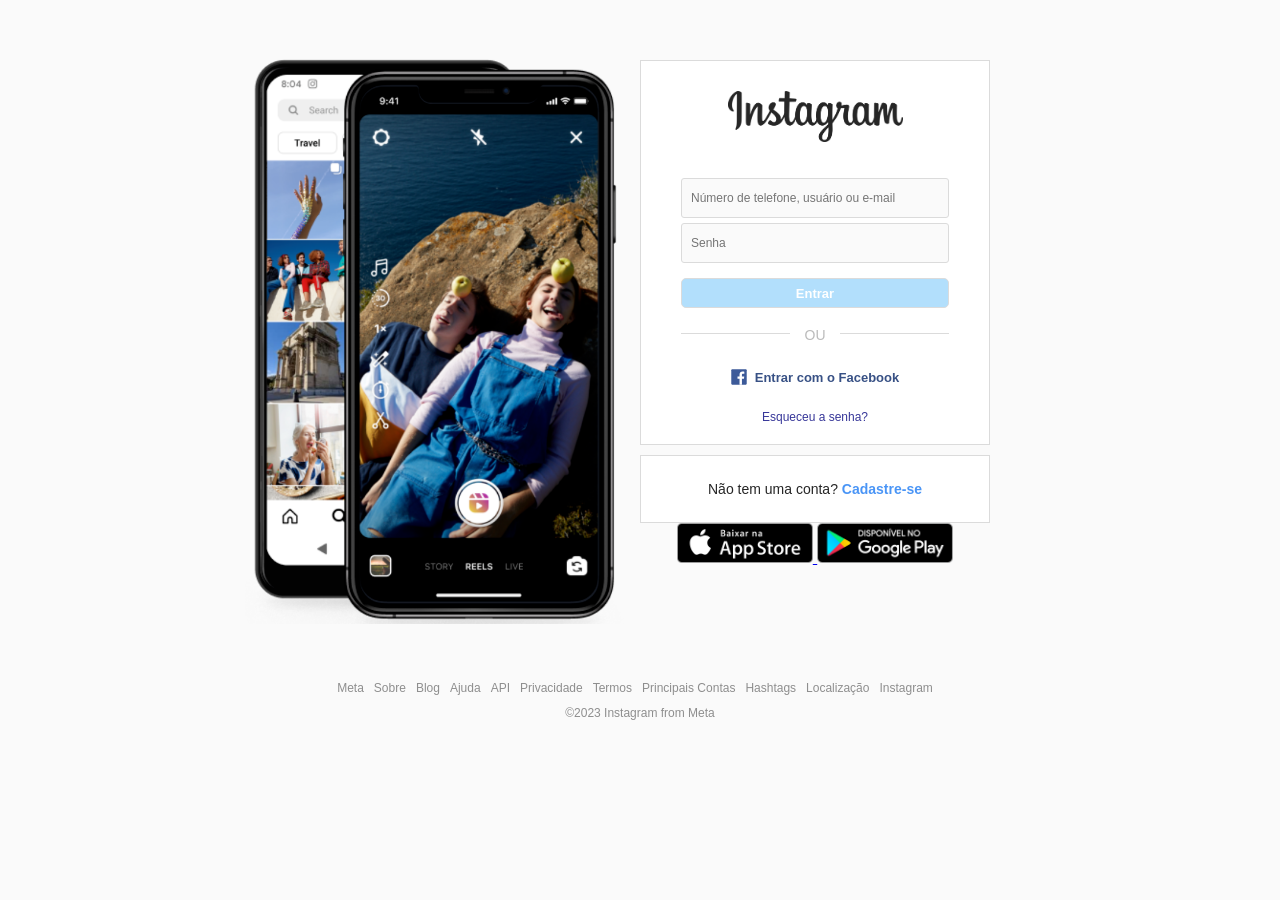
<file: index.html>
<!DOCTYPE html>
<html lang="en">

<head>
    <meta charset="UTF-8">
    <meta name="viewport" content="width=device-width, initial-scale=1.0">
    <title>Instagram</title>
    <link rel="stylesheet" href="style.css">
    <link rel="icon" href="img/favicon.png" type="image/x-icon">
</head>

<body>
    <main>
        <div id="main">
            <div id="container">
                <img src="img/banner2.png" alt="Crie uma conta no Instagram" />
            </div>

            <div id="form">
                <div id="caixa-form">
                    <img id="logo" src="img/logo_instagram.png" alt="Logo do Instagram" />

                    <form id="form-login">
                        <input type="text" name="username" placeholder="Número de telefone, usuário ou e-mail" />
                        <input type="password" name="password" placeholder="Senha" />
                        <input type="submit" value="Entrar" />
                    </form>
                    <div class="divide">
                        <div class="linha"></div>
                        <span>Ou</span>
                    </div>
                    <div id="other-links">
                        <div id="login-face">
                            <a href="#">
                                <img src="img/logo_facebook.svg" alt="Login Facebook" />
                                <span>Entrar com o Facebook</span>
                            </a>
                        </div>
                        <div id="esqueceu-senha">
                            <a href="#">Esqueceu a senha?</a>
                        </div>
                    </div>
                </div>
                <div id="new-user">
                    <p>Não tem uma conta? <a href="#">Cadastre-se</a></p>
                </div>
                <div id="download">
                    <a href="#">
                        <img src="img/apple_btn.png" alt="Baixar pela App Store">
                    </a>
                    <a href="#">
                        <img src="img/gplay_btn.png" alt="Baixar pela Play Store">
                    </a>
                </div>
            </div>
        </div>
    </main>
    <footer>
        <nav>
            <ul id="footer">
                <li><a href="#">Meta</a></li>
                <li><a href="#">Sobre</a></li>
                <li><a href="#">Blog</a></li>
                <li><a href="#">Ajuda</a></li>
                <li><a href="#">API</a></li>
                <li><a href="#">Privacidade</a></li>
                <li><a href="#">Termos</a></li>
                <li><a href="#">Principais Contas</a></li>
                <li><a href="#">Hashtags</a></li>
                <li><a href="#">Localização</a></li>
                <li><a href="#">Instagram</a></li>
            </ul>
        </nav>
        <p id="copyright">&copy;2023 Instagram from Meta</p>
    </footer>
</body>

</html>
</file>
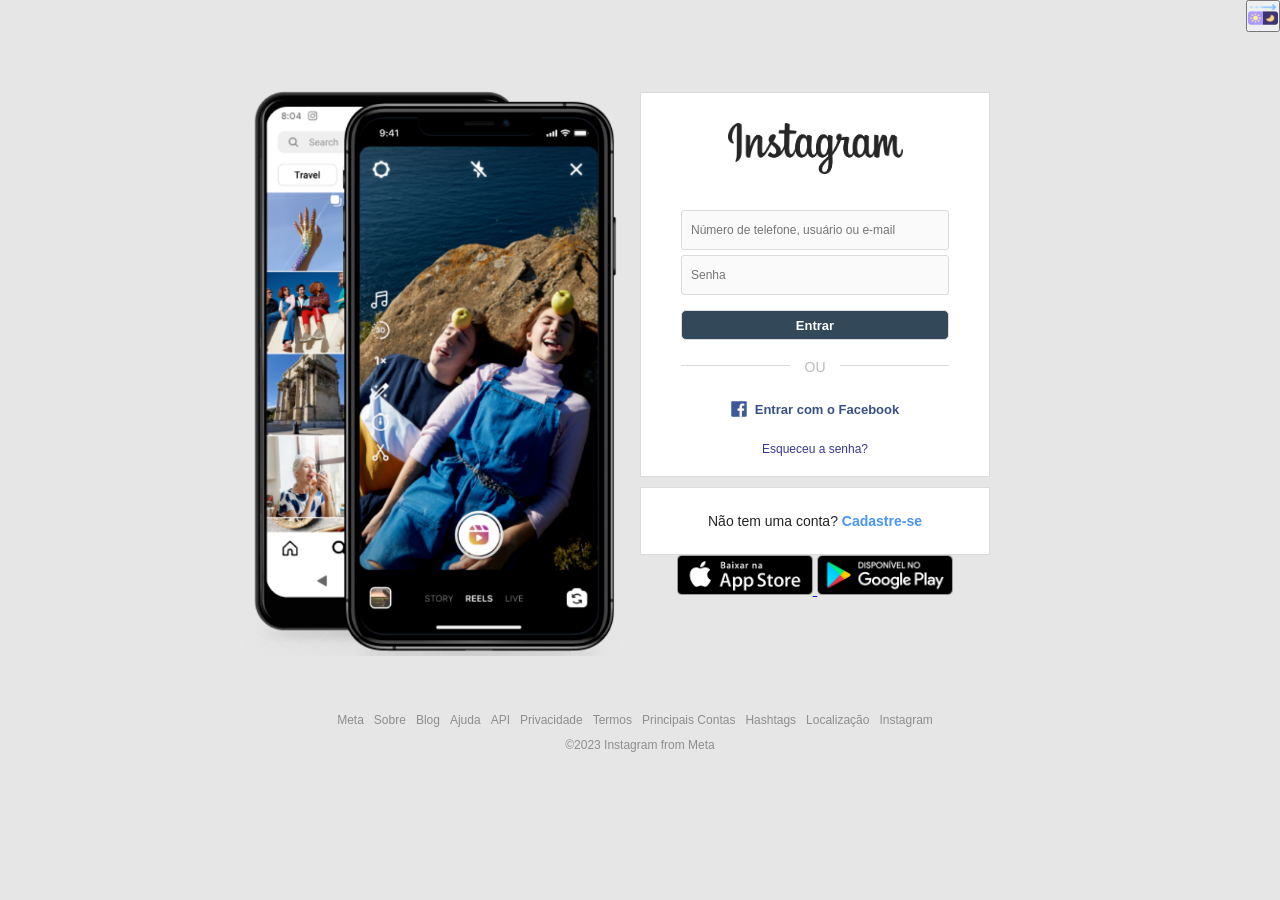
<file: Códigos/index.html>
<!DOCTYPE html>
<html lang="en">

<head>
    <meta charset="UTF-8">
    <meta name="viewport" content="width=device-width, initial-scale=1.0">
    <title>Instagram</title>
    <link rel="stylesheet" href="../Códigos/Assets/style.css">
    <link rel="icon" href="../img/favicon.png" type="image/x-icon">
    <script src="../Códigos/Assets/script.js"></script>
</head>

<body>
    <main>
        <div id="dark-button">
            <button onclick="myFunction()"><img src="../img/dark-mode.png" alt="Dark Mode" id="button-img"></button>
        </div>
        <div id="main">
            <div id="container">
                <img src="../img/banner2.png" alt="Crie uma conta no Instagram" />
            </div>

            <div id="form">
                <div id="caixa-form">
                    <a href="https://www.instagram.com/"><img id="logo" src="../img/logo_instagram.png"
                            alt="Logo do Instagram" /></a>

                    <form id="form-login">
                        <input type="text" name="username" placeholder="Número de telefone, usuário ou e-mail" />
                        <input type="password" name="password" placeholder="Senha" />
                        <input type="submit" value="Entrar" />
                    </form>
                    <div class="divide">
                        <div class="linha"></div>
                        <span>Ou</span>
                    </div>
                    <div id="other-links">
                        <div id="login-face">
                            <a href="https://pt-br.facebook.com/">
                                <img src="../img/logo_facebook.svg" alt="Login Facebook" />
                                <span>Entrar com o Facebook</span>
                            </a>
                        </div>
                        <div id="esqueceu-senha">
                            <a href="#">Esqueceu a senha?</a>
                        </div>
                    </div>
                </div>
                <div id="new-user">
                    <p>Não tem uma conta? <a href="#">Cadastre-se</a></p>
                </div>
                <div id="download">
                    <a href="#">
                        <img src="../img/apple_btn.png" alt="Baixar pela App Store">
                    </a>
                    <a href="#">
                        <img src="../img/gplay_btn.png" alt="Baixar pela Play Store">
                    </a>
                </div>
            </div>
        </div>
    </main>
    <footer>
        <nav>
            <ul id="footer">
                <li><a href="#">Meta</a></li>
                <li><a href="#">Sobre</a></li>
                <li><a href="#">Blog</a></li>
                <li><a href="#">Ajuda</a></li>
                <li><a href="#">API</a></li>
                <li><a href="#">Privacidade</a></li>
                <li><a href="#">Termos</a></li>
                <li><a href="#">Principais Contas</a></li>
                <li><a href="#">Hashtags</a></li>
                <li><a href="#">Localização</a></li>
                <li><a href="#">Instagram</a></li>
            </ul>
        </nav>
        <p id="copyright">&copy;2023 Instagram from Meta</p>
    </footer>
</body>

</html>
</file>
<file: style.css>
* {
    margin: 0;
    padding: 0;
    box-sizing: border-box;
    font-family: Helvetica;
}

body {
    background-color: #fafafa;
}

#main {
    display: flex;
    margin-top: 30px;
}

#container,
#form {
    flex: 1 1 0;
    width: 50%;
}

#container {
    text-align: right;
}

#container img {
    width: 100%;
    margin-right: 15px;
    margin-top: 25px;
    max-width: 380px;
}

#form{
    text-align: center;
}

#caixa-form {
    background-color: #fff;
    border: 1px solid #dbdbdb;
    width: 350px;
    margin-top: 30px;
}

#logo{
    width: 175px;
    height: 51px;
    margin: 30px auto 12px;
}

#form-login {
    margin-top: 20px;
}

#form-login input {
    display: block;
    font-size: 12px;
    padding: 12px 9px;
    background-color: #fafafa;
    border: 1px solid #dbdbdb;
    border-radius: 3px;
    width: 268px;
    margin: 5px auto;
}

#form-login input[type="submit"] {
    background-color: #b2dffc;
    color: #fff;
    margin-top: 15px;
    border-radius: 5px;
    height: 30px;
    font-size: 13px;
    padding: 0;
    font-weight: bold;
}

.divide {
    position: relative;
}

.linha {
    border-top: 1px solid #dbdbdb;
    width: 268px;
    margin: 25px auto 35px;
}

.divide span {
    position: absolute;
    text-transform: uppercase;
    color: #bbb;
    background-color: #fff;
    top: -6px;
    width: 50px;
    margin-left: -25px;
    font-size: 14px;
}

#login-face {
    margin-bottom: 25px;
}

#login-face a {
    text-decoration: none;
    color: #385185;
    display: flex;
    align-items: center;
    justify-content: center;
}

#login-face img {
    width: 16px;
    height: 16px;
    margin-right: 8px;
}

#login-face span {
    font-weight: bold;
    font-size: 13px;
    margin-top: 1px;
}

#esqueceu-senha{
    margin-bottom: 20px;
    font-size: 12px;
}

#esqueceu-senha a {
    text-decoration: none;
    color: #373799;
}

#new-user {
    background-color: #fff;
    border: 1px solid #dbdbdb;
    width: 350px;
    margin-top: 10px;
    padding: 25px;
}

#new-user p {
    font-size: 14px;
    color: #262626;
}

#new-user a {
    color: #4a95f6;
    font-weight: bold;
    text-decoration: none;
}

#download {
    text-align: center;
    width: 350px;
}

#download p {
    margin: 20px 0;
    font-size: 13px;
}

#gdownload a {
    text-decoration: none;
}

#download img {
    width: 136px;
    height: 40px;
}

footer {
    text-align: left;
    width: 1000px;
    margin: 50px auto;
    display: flex;
    flex-direction: column;
    justify-content: center;
    align-items: center;
}

footer #footer {
    display: flex;
    list-style: none;
}

#footer li {
    margin-right: 10px;
}

#footer a,
#copyright {
    text-decoration: none;
    color: #8e8e8e;
    font-size: 12px;
}

#copyright {
    margin-top: 10px;
}

@media (max-width: 450px) {
    body {
        background-color: #fff;
    }

    #container {
        display: none;
    }

    #main,
    #caixa-form {
        margin-top: 0;
    }

    #form,
    #caixa-form,
    #new-user,
    #download {
        width: 100%;
        border: none;
    }

    footer {
        width: 90%;
    }

    #footer {
        flex-wrap: wrap;
        justify-content: center;
    }

    #footer {
        margin-bottom: 10px;
    }
}
</file>
<file: Códigos/Assets/style.css>
* {
    margin: 0;
    padding: 0;
    box-sizing: border-box;
    font-family: Helvetica;
}

body {
    background-color: #e6e6e6;
}

#main {
    display: flex;
    margin-top: 30px;
}

#container,
#form {
    flex: 1 1 0;
    width: 50%;
}

#container {
    text-align: right;
}

#container img {
    width: 100%;
    margin-right: 15px;
    margin-top: 25px;
    max-width: 380px;
}

#form {
    text-align: center;
}

#caixa-form {
    background-color: #fff;
    border: 1px solid #dbdbdb;
    width: 350px;
    margin-top: 30px;
}

#logo {
    width: 175px;
    height: 51px;
    margin: 30px auto 12px;
}

#form-login {
    margin-top: 20px;
}

#form-login input {
    display: block;
    font-size: 12px;
    padding: 12px 9px;
    background-color: #fafafa;
    border: 1px solid #dbdbdb;
    border-radius: 3px;
    width: 268px;
    margin: 5px auto;
}

#form-login input[type="submit"] {
    background-color: #334859;
    color: #fff;
    margin-top: 15px;
    border-radius: 5px;
    height: 30px;
    font-size: 13px;
    padding: 0;
    font-weight: bold;
}

.divide {
    position: relative;
}

.linha {
    border-top: 1px solid #dbdbdb;
    width: 268px;
    margin: 25px auto 35px;
}

.divide span {
    position: absolute;
    text-transform: uppercase;
    color: #bbb;
    background-color: #fff;
    top: -6px;
    width: 50px;
    margin-left: -25px;
    font-size: 14px;
}

#login-face {
    margin-bottom: 25px;
}

#login-face a {
    text-decoration: none;
    color: #385185;
    display: flex;
    align-items: center;
    justify-content: center;
}

#login-face img {
    width: 16px;
    height: 16px;
    margin-right: 8px;
}

#login-face span {
    font-weight: bold;
    font-size: 13px;
    margin-top: 1px;
}

#esqueceu-senha {
    margin-bottom: 20px;
    font-size: 12px;
}

#esqueceu-senha a {
    text-decoration: none;
    color: #373799;
}

#new-user {
    background-color: #fff;
    border: 1px solid #dbdbdb;
    width: 350px;
    margin-top: 10px;
    padding: 25px;
}

#new-user p {
    font-size: 14px;
    color: #262626;
}

#new-user a {
    color: #4a95f6;
    font-weight: bold;
    text-decoration: none;
}

#download {
    text-align: center;
    width: 350px;
}

#download p {
    margin: 20px 0;
    font-size: 13px;
}

#gdownload a {
    text-decoration: none;
}

#download img {
    width: 136px;
    height: 40px;
}

footer {
    text-align: left;
    width: 1000px;
    margin: 50px auto;
    display: flex;
    flex-direction: column;
    justify-content: center;
    align-items: center;
}

footer #footer {
    display: flex;
    list-style: none;
}

#footer li {
    margin-right: 10px;
}

#footer a,
#copyright {
    text-decoration: none;
    color: #8e8e8e;
    font-size: 12px;
}

#copyright {
    margin-top: 10px;
}

@media (max-width: 450px) {
    body {
        background-color: #fff;
    }

    #container {
        display: none;
    }

    #main,
    #caixa-form {
        margin-top: 0;
    }

    #form,
    #caixa-form,
    #new-user,
    #download {
        width: 100%;
        border: none;
    }

    footer {
        width: 90%;
    }

    #footer {
        flex-wrap: wrap;
        justify-content: center;
    }

    #footer {
        margin-bottom: 10px;
    }
}

/*Dark Mode*/
#button-img {
    width: 30px;
    height: 25px;
}

#dark-button {
    text-align: right;
}

.dark,
.dark #caixa-form,
.dark #form-login input,
.dark #new-user,
.dark #new-user p {
    background-color: #222;
    color: #e6e6e6;
}

.dark .divide span {
    position: absolute;
    text-transform: uppercase;
    color: #bbb;
    background-color: #222;
    top: -6px;
    width: 50px;
    margin-left: -25px;
    font-size: 14px;
}

.dark #form-login input[type="submit"] {
    background-color: #334859;
    color: #fff;
    margin-top: 15px;
    border-radius: 5px;
    height: 30px;
    font-size: 13px;
    padding: 0;
    font-weight: bold;
}
</file>
